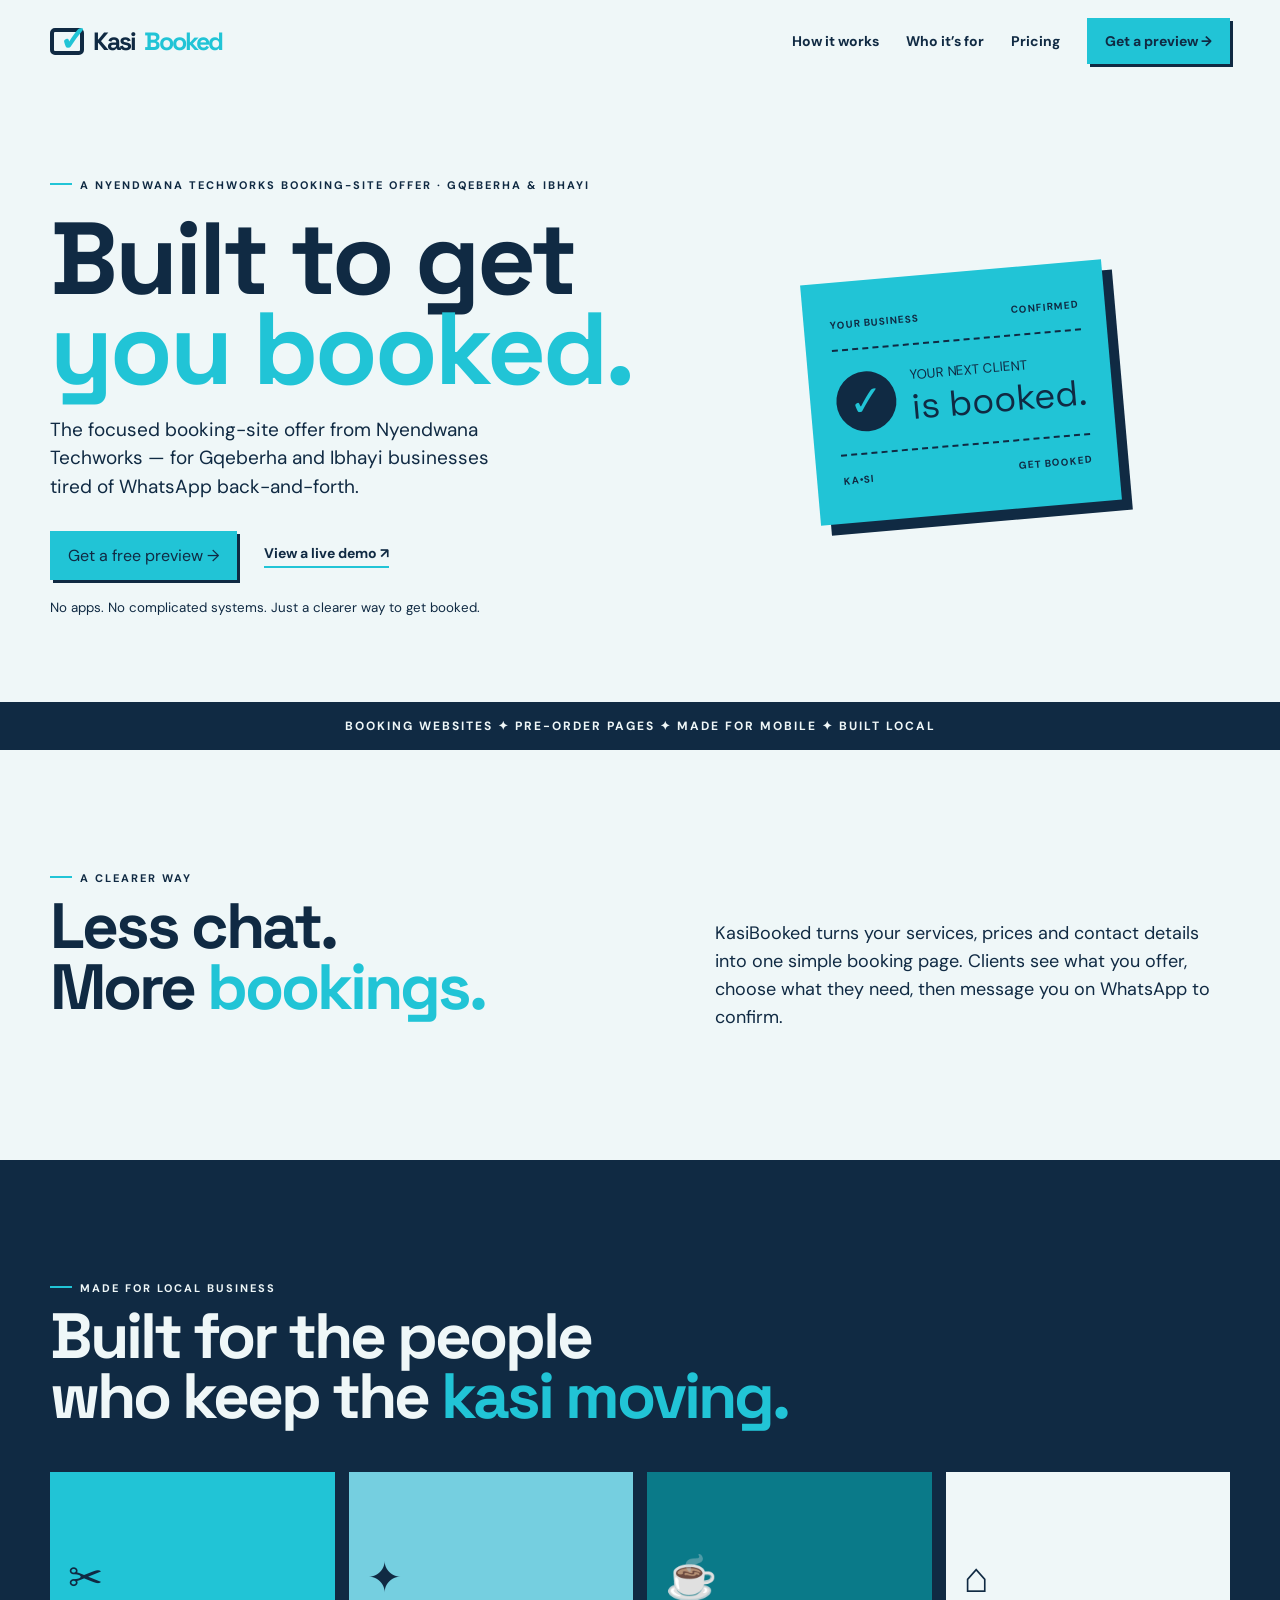
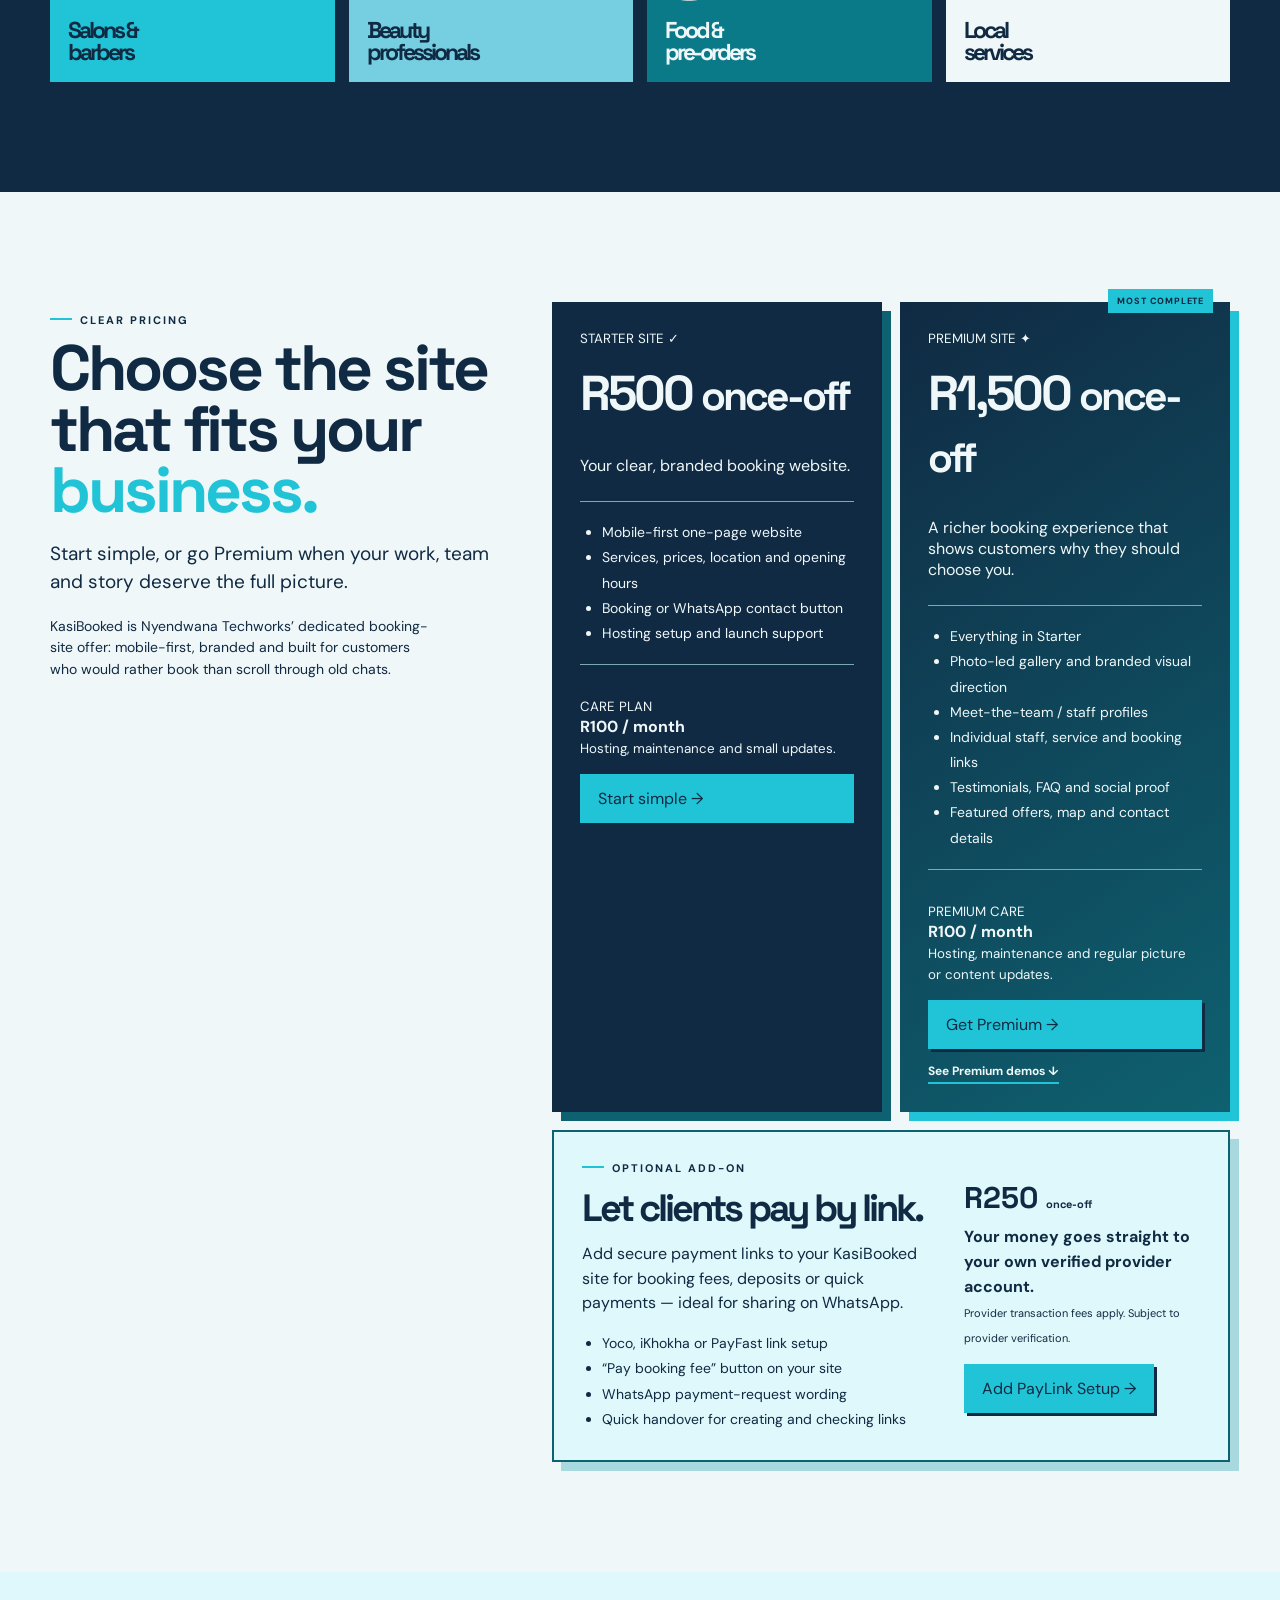
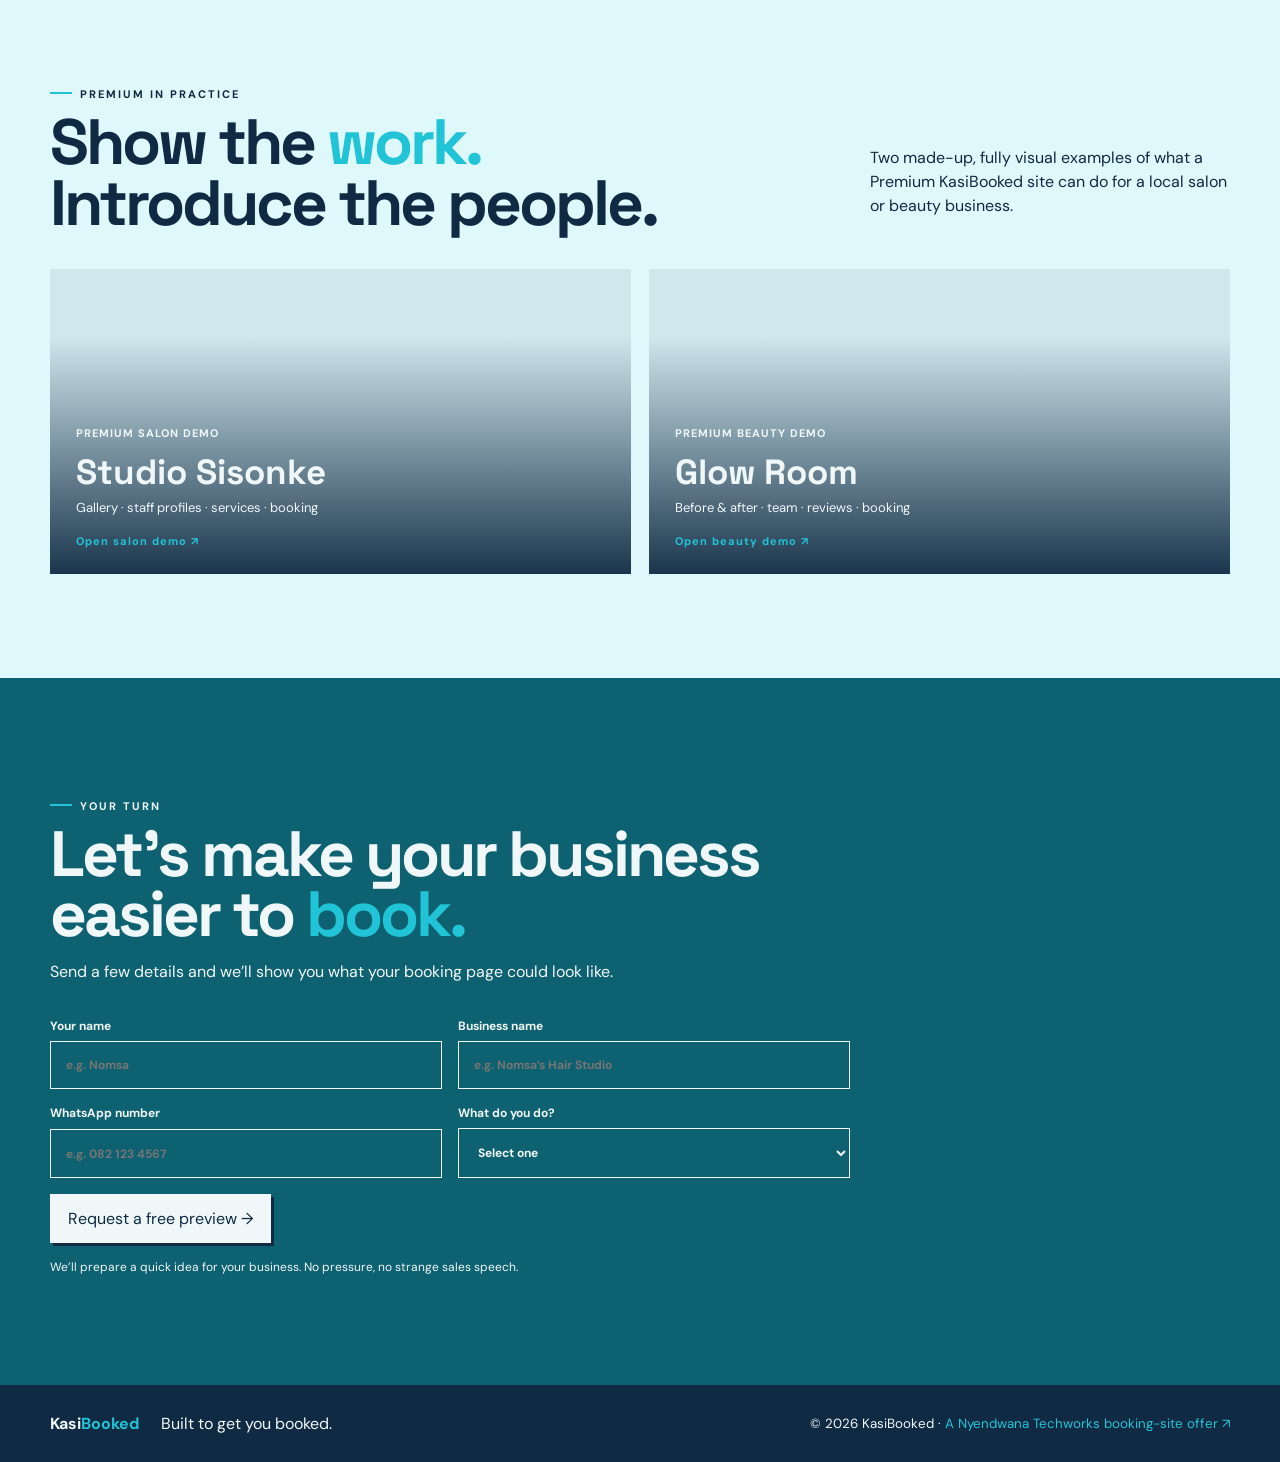
<file: index.html>
<!doctype html>
<html lang="en"><head><meta charset="utf-8"><meta name="viewport" content="width=device-width,initial-scale=1"><meta name="description" content="KasiBooked creates clear, mobile-first booking websites for salons, beauty professionals, food vendors and local service businesses in Gqeberha and Ibhayi."><meta name="theme-color" content="#21C4D6"><title>KasiBooked | Booking Websites for Gqeberha Businesses</title><link rel="preconnect" href="https://fonts.googleapis.com"><link rel="preconnect" href="https://fonts.gstatic.com" crossorigin><link href="https://fonts.googleapis.com/css2?family=DM+Sans:wght@400;600;700&family=Space+Grotesk:wght@500;600;700&display=swap" rel="stylesheet"><style>:root{--ink:#102A43;--orange:#21C4D6;--paper:#EFF7F8;--terra:#0E6170;--line:#A7D9DF}*{box-sizing:border-box}html{scroll-behavior:smooth}body{margin:0;background:var(--paper);color:var(--ink);font:16px "DM Sans",Arial,sans-serif}a{color:inherit;text-decoration:none}.shell{width:min(1180px,calc(100% - 40px));margin:auto}.site-header{height:82px;display:flex;align-items:center;justify-content:space-between}.brand{display:flex;align-items:center;gap:9px;font:bold 25px "Space Grotesk",sans-serif;letter-spacing:-2px}.mark{width:34px;height:27px;border:4px solid var(--ink);border-radius:5px;position:relative}.mark:after{content:"✓";position:absolute;top:-14px;left:5px;color:var(--orange);font-size:34px;font-weight:bold}.brand b{color:var(--orange)}nav{display:flex;gap:27px;align-items:center;font-size:14px;font-weight:bold}.button{display:inline-block;border:0;background:var(--orange);color:var(--ink);padding:14px 18px;box-shadow:3px 3px var(--ink);font-weight:bold;cursor:pointer;font:inherit}.button:disabled{opacity:.7;cursor:wait}.hero{min-height:620px;display:grid;grid-template-columns:1fr .9fr;gap:45px;align-items:center}.eyebrow{font-size:11px;text-transform:uppercase;letter-spacing:2px;font-weight:bold}.eyebrow:before{content:"";display:inline-block;width:22px;height:2px;background:var(--orange);margin:0 8px 4px 0}h1,h2,h3{font-family:"Space Grotesk",sans-serif;letter-spacing:-3px}h1{font-size:clamp(58px,8vw,108px);line-height:.88;margin:22px 0}h2{font-size:clamp(40px,5vw,65px);line-height:.95;margin:0}em{color:var(--orange);font-style:normal}.lead{font-size:19px;line-height:1.5;max-width:480px}.actions{display:flex;gap:27px;align-items:center;margin-top:30px}.text-link{font-weight:bold;font-size:14px;border-bottom:2px solid var(--orange);padding-bottom:4px}.ticket{background:var(--orange);padding:26px;transform:rotate(-5deg);box-shadow:10px 11px var(--ink);max-width:410px;margin:auto}.ticket p{display:flex;justify-content:space-between;font-size:10px;letter-spacing:1px;font-weight:bold}.ticket hr{border:0;border-top:2px dashed var(--ink);margin:18px 0}.ticket-main{display:flex;gap:15px;align-items:center}.tick{background:var(--ink);color:var(--orange);width:60px;height:60px;border-radius:50%;display:grid;place-items:center;font-size:42px}.ticket strong{display:block;font:36px "Space Grotesk"}.ticker{background:var(--ink);color:var(--paper);padding:16px;text-align:center;letter-spacing:2px;font-size:12px;font-weight:bold}.section{padding:110px 0}.split{display:grid;grid-template-columns:1fr .85fr;gap:60px}.copy{font-size:18px;line-height:1.55;padding-top:42px}.steps{display:grid;grid-template-columns:repeat(3,1fr);border-top:1px solid var(--line);margin-top:60px}.steps article{padding:26px 28px;min-height:220px;border-right:1px solid var(--line)}.steps article:first-child{padding-left:0}.steps article:last-child{border:0}.steps b{color:var(--terra)}.steps i{display:block;color:var(--orange);font-size:35px;font-style:normal;margin:35px 0 10px}.steps h3{font-size:23px;margin:0}.dark{background:var(--ink);color:var(--paper)}.cards{display:grid;grid-template-columns:repeat(4,1fr);gap:14px;margin-top:45px}.card{padding:18px;min-height:210px;color:var(--ink);display:flex;flex-direction:column}.card:nth-child(1){background:var(--orange)}.card:nth-child(2){background:#75CFE0}.card:nth-child(3){background:#0A7A89;color:var(--paper)}.card:nth-child(4){background:var(--paper)}.card i{font-size:42px;font-style:normal;margin:auto 0 15px}.card h3{font-size:23px;line-height:.95;margin:0}.price{display:grid;grid-template-columns:1fr .85fr;gap:70px;align-items:center}.price-card{background:var(--ink);color:var(--paper);padding:28px;box-shadow:9px 9px var(--terra)}.price-card h3{font-size:52px;margin:15px 0}.price-card ul{border-block:1px solid #7BAAB2;padding:18px 0 18px 22px;line-height:1.8;font-size:14px}.contact{background:var(--terra);color:var(--paper)}.contact .shell{max-width:800px;margin-left:max(20px,calc((100% - 1180px)/2))}.contact form{margin-top:36px;display:grid;grid-template-columns:1fr 1fr;gap:16px}.contact label{display:grid;gap:7px;font-size:12px;font-weight:bold}.contact label:last-of-type,.contact button,.form-note{grid-column:1/-1}.contact input,.contact select{width:100%;padding:15px;border:1px solid var(--paper);background:transparent;color:var(--paper);font:inherit}.contact select option{color:var(--ink)}.contact .button{background:var(--paper);justify-self:start}.website-field{position:absolute;left:-9999px;width:1px;height:1px;overflow:hidden}.form-note{margin:0;font-size:12px}.form-note.success{font-size:14px;color:#fff;font-weight:bold}footer{background:var(--ink);color:var(--paper);padding:28px 0}footer .shell{display:flex;gap:22px;align-items:center}footer small{margin-left:auto}@media(max-width:760px){nav a:not(.button){display:none}.hero,.split,.price{grid-template-columns:1fr}.hero{padding:58px 0 75px;min-height:0}.ticket{margin-top:25px}.section{padding:72px 0}.steps{grid-template-columns:1fr;margin-top:40px}.steps article,.steps article:first-child{border-right:0;border-bottom:1px solid var(--line);padding:22px 0;min-height:0}.steps i{margin:13px 0}.cards{grid-template-columns:1fr 1fr;gap:9px}.card{min-height:180px}.contact .shell{margin:auto}.contact form{grid-template-columns:1fr}footer .shell{flex-wrap:wrap}footer small{margin-left:0;width:100%}}.premium-pricing{display:grid;grid-template-columns:.8fr 1.2fr;gap:50px;align-items:start}.pricing-note{font-size:14px;line-height:1.55;max-width:380px}.pricing-options{display:grid;grid-template-columns:repeat(2,minmax(0,1fr));gap:18px}.price-card{height:100%;display:flex;flex-direction:column}.payment-addon{grid-column:1/-1;background:#DFF8FB;color:var(--ink);padding:28px;border:2px solid var(--terra);display:grid;grid-template-columns:1.2fr .8fr;gap:28px;align-items:center;box-shadow:9px 9px var(--line)}.payment-addon h3{font:700 clamp(27px,3vw,38px) "Space Grotesk",sans-serif;margin:7px 0 10px}.payment-addon p{line-height:1.55;margin:0}.payment-addon ul{margin:15px 0 0;padding-left:20px;line-height:1.8;font-size:14px}.payment-addon .addon-price{font:700 30px "Space Grotesk",sans-serif;margin-bottom:8px}.payment-addon .button{margin-top:15px}.payment-addon small{font-size:11px}.price-card h3{font-size:clamp(35px,4vw,49px)}.premium-card{position:relative;background:linear-gradient(145deg,#102A43,#0E6170);box-shadow:9px 9px #21C4D6}.premium-label{position:absolute;right:17px;top:-13px;margin:0;background:#21C4D6;color:#102A43;padding:6px 9px;font-size:9px;font-weight:800;letter-spacing:.09em}.price-card ul{margin-top:9px}.premium-actions{display:grid;gap:14px;margin-top:auto}.premium-card .button{background:#21C4D6}.premium-link{font-size:12px;font-weight:bold;border-bottom:2px solid #21C4D6;width:max-content;padding-bottom:3px}.premium-demos{background:#DFF8FB;padding:104px 0}.demo-heading{display:flex;justify-content:space-between;gap:40px;align-items:end;margin-bottom:35px}.demo-heading>p{max-width:360px;line-height:1.5}.demo-grid{display:grid;grid-template-columns:1fr 1fr;gap:18px}.premium-demo{min-height:305px;display:flex;flex-direction:column;justify-content:end;padding:26px;color:#EFF7F8;position:relative;overflow:hidden;background-position:center;background-size:cover}.premium-demo:before{content:"";position:absolute;inset:0;background:linear-gradient(0deg,rgba(16,42,67,.95),rgba(16,42,67,.08) 78%)}.premium-demo>*{position:relative;z-index:1}.salon-demo{background-image:url(https://images.unsplash.com/photo-1522337360788-8b13dee7a37e?auto=format&fit=crop&w=1200&q=85)}.beauty-demo{background-image:url(https://images.unsplash.com/photo-1515377905703-c4788e51af15?auto=format&fit=crop&w=1200&q=85)}.demo-kicker,.demo-cta{font-size:11px;font-weight:bold;letter-spacing:1px}.premium-demo strong{font:700 35px "Space Grotesk";margin:10px 0 5px}.premium-demo small{font-size:13px}.demo-cta{margin-top:18px;color:#21C4D6}@media(max-width:760px){.premium-pricing{grid-template-columns:1fr;gap:34px}.pricing-options{grid-template-columns:1fr}.payment-addon{grid-template-columns:1fr;gap:16px}.demo-heading{display:block}.demo-heading>p{margin-top:20px}.demo-grid{grid-template-columns:1fr}.premium-demos{padding:72px 0}}</style></head><body><header class="site-header shell"><a class="brand" href="#top"><span class="mark"></span>Kasi<b>Booked</b></a><nav><a href="#how">How it works</a><a href="#who">Who it’s for</a><a href="#pricing">Pricing</a><a class="button" href="#contact">Get a preview →</a></nav></header><main id="top"><section class="hero shell"><div><p class="eyebrow">A Nyendwana Techworks booking-site offer · Gqeberha &amp; Ibhayi</p><h1>Built to get<br><em>you booked.</em></h1><p class="lead">The focused booking-site offer from Nyendwana Techworks — for Gqeberha and Ibhayi businesses tired of WhatsApp back-and-forth.</p><p class="actions"><a class="button" href="#contact">Get a free preview →</a><a class="text-link" href="https://sihlenye.github.io/chair-gq-demo/" target="_blank" rel="noreferrer">View a live demo ↗</a></p><small>No apps. No complicated systems. Just a clearer way to get booked.</small></div><div class="ticket"><p><span>YOUR BUSINESS</span><span>CONFIRMED</span></p><hr><div class="ticket-main"><span class="tick">✓</span><div><small>YOUR NEXT CLIENT</small><strong>is booked.</strong></div></div><hr><p><span>KA•SI</span><span>GET BOOKED</span></p></div></section><div class="ticker">BOOKING WEBSITES ✦ PRE-ORDER PAGES ✦ MADE FOR MOBILE ✦ BUILT LOCAL</div><section id="how" class="section shell split"><div><p class="eyebrow">A clearer way</p><h2>Less chat.<br>More <em>bookings.</em></h2></div><p class="copy">KasiBooked turns your services, prices and contact details into one simple booking page. Clients see what you offer, choose what they need, then message you on WhatsApp to confirm.</p></section><section id="who" class="section dark"><div class="shell"><p class="eyebrow">Made for local business</p><h2>Built for the people<br>who keep the <em>kasi moving.</em></h2><div class="cards"><article class="card"><i>✂</i><h3>Salons &amp;<br>barbers</h3></article><article class="card"><i>✦</i><h3>Beauty<br>professionals</h3></article><article class="card"><i>☕</i><h3>Food &amp;<br>pre-orders</h3></article><article class="card"><i>⌂</i><h3>Local<br>services</h3></article></div></div></section><section id="pricing" class="section shell premium-pricing"><div class="pricing-intro"><p class="eyebrow">Clear pricing</p><h2>Choose the site<br>that fits your <em>business.</em></h2><p class="lead">Start simple, or go Premium when your work, team and story deserve the full picture.</p><p class="pricing-note">KasiBooked is Nyendwana Techworks’ dedicated booking-site offer: mobile-first, branded and built for customers who would rather book than scroll through old chats.</p></div><div class="pricing-options"><article class="price-card starter-card"><small>STARTER SITE ✓</small><h3>R500 <small>once-off</small></h3><p>Your clear, branded booking website.</p><ul><li>Mobile-first one-page website</li><li>Services, prices, location and opening hours</li><li>Booking or WhatsApp contact button</li><li>Hosting setup and launch support</li></ul><p><small>CARE PLAN</small><br><b>R100 / month</b><br><small>Hosting, maintenance and small updates.</small></p><a class="button" href="#contact">Start simple →</a></article><article class="price-card premium-card"><p class="premium-label">MOST COMPLETE</p><small>PREMIUM SITE ✦</small><h3>R1,500 <small>once-off</small></h3><p>A richer booking experience that shows customers why they should choose you.</p><ul><li>Everything in Starter</li><li>Photo-led gallery and branded visual direction</li><li>Meet-the-team / staff profiles</li><li>Individual staff, service and booking links</li><li>Testimonials, FAQ and social proof</li><li>Featured offers, map and contact details</li></ul><p><small>PREMIUM CARE</small><br><b>R100 / month</b><br><small>Hosting, maintenance and regular picture or content updates.</small></p><div class="premium-actions"><a class="button" href="#contact">Get Premium →</a><a class="premium-link" href="#premium-demos">See Premium demos ↓</a></div></article><article class="payment-addon"><div><p class="eyebrow">OPTIONAL ADD-ON</p><h3>Let clients pay by link.</h3><p>Add secure payment links to your KasiBooked site for booking fees, deposits or quick payments — ideal for sharing on WhatsApp.</p><ul><li>Yoco, iKhokha or PayFast link setup</li><li>“Pay booking fee” button on your site</li><li>WhatsApp payment-request wording</li><li>Quick handover for creating and checking links</li></ul></div><div><p class="addon-price">R250 <small>once-off</small></p><p><b>Your money goes straight to your own verified provider account.</b></p><p><small>Provider transaction fees apply. Subject to provider verification.</small></p><a class="button" href="#contact">Add PayLink Setup →</a></div></article></div></section><section id="premium-demos" class="premium-demos"><div class="shell"><div class="demo-heading"><div><p class="eyebrow">Premium in practice</p><h2>Show the <em>work.</em><br>Introduce the people.</h2></div><p>Two made-up, fully visual examples of what a Premium KasiBooked site can do for a local salon or beauty business.</p></div><div class="demo-grid"><a class="premium-demo salon-demo" href="premium-salon.html" target="_blank" rel="noreferrer"><span class="demo-kicker">PREMIUM SALON DEMO</span><strong>Studio Sisonke</strong><small>Gallery · staff profiles · services · booking</small><span class="demo-cta">Open salon demo ↗</span></a><a class="premium-demo beauty-demo" href="premium-beauty.html" target="_blank" rel="noreferrer"><span class="demo-kicker">PREMIUM BEAUTY DEMO</span><strong>Glow Room</strong><small>Before &amp; after · team · reviews · booking</small><span class="demo-cta">Open beauty demo ↗</span></a></div></div></section><section id="contact" class="contact section"><div class="shell"><p class="eyebrow">Your turn</p><h2>Let’s make your business easier to <em>book.</em></h2><p>Send a few details and we’ll show you what your booking page could look like.</p><form id="enquiry-form" action="https://formspree.io/f/meaodlnl" method="POST" data-whatsapp="27676942515"><input type="hidden" name="_subject" value="New KasiBooked preview request"><label>Your name<input name="name" required autocomplete="name" placeholder="e.g. Nomsa"></label><label>Business name<input name="business" required autocomplete="organization" placeholder="e.g. Nomsa’s Hair Studio"></label><label>WhatsApp number<input name="whatsapp" type="tel" required autocomplete="tel" inputmode="tel" placeholder="e.g. 082 123 4567"></label><label>What do you do?<select name="type" required><option value="" disabled selected>Select one</option><option>Salon or barber</option><option>Beauty professional</option><option>Food vendor</option><option>Other local service</option><option>Booking site + PayLink Setup add-on</option></select></label><label class="website-field" aria-hidden="true">Leave this blank<input name="_honey" tabindex="-1" autocomplete="off"></label><button class="button" type="submit">Request a free preview →</button><p class="form-note" role="status" aria-live="polite">We’ll prepare a quick idea for your business. No pressure, no strange sales speech.</p></form></div></section></main><footer><div class="shell"><b>Kasi<span style="color:#21C4D6">Booked</span></b><span>Built to get you booked.</span><small>© <span id="year"></span> KasiBooked · <a href="https://sihlenye.github.io/nyendwana-techworks/" target="_blank" rel="noreferrer" style="color:#21C4D6">A Nyendwana Techworks booking-site offer ↗</a></small></div></footer><script src="app.js?v=10"></script></body></html>
</file>
